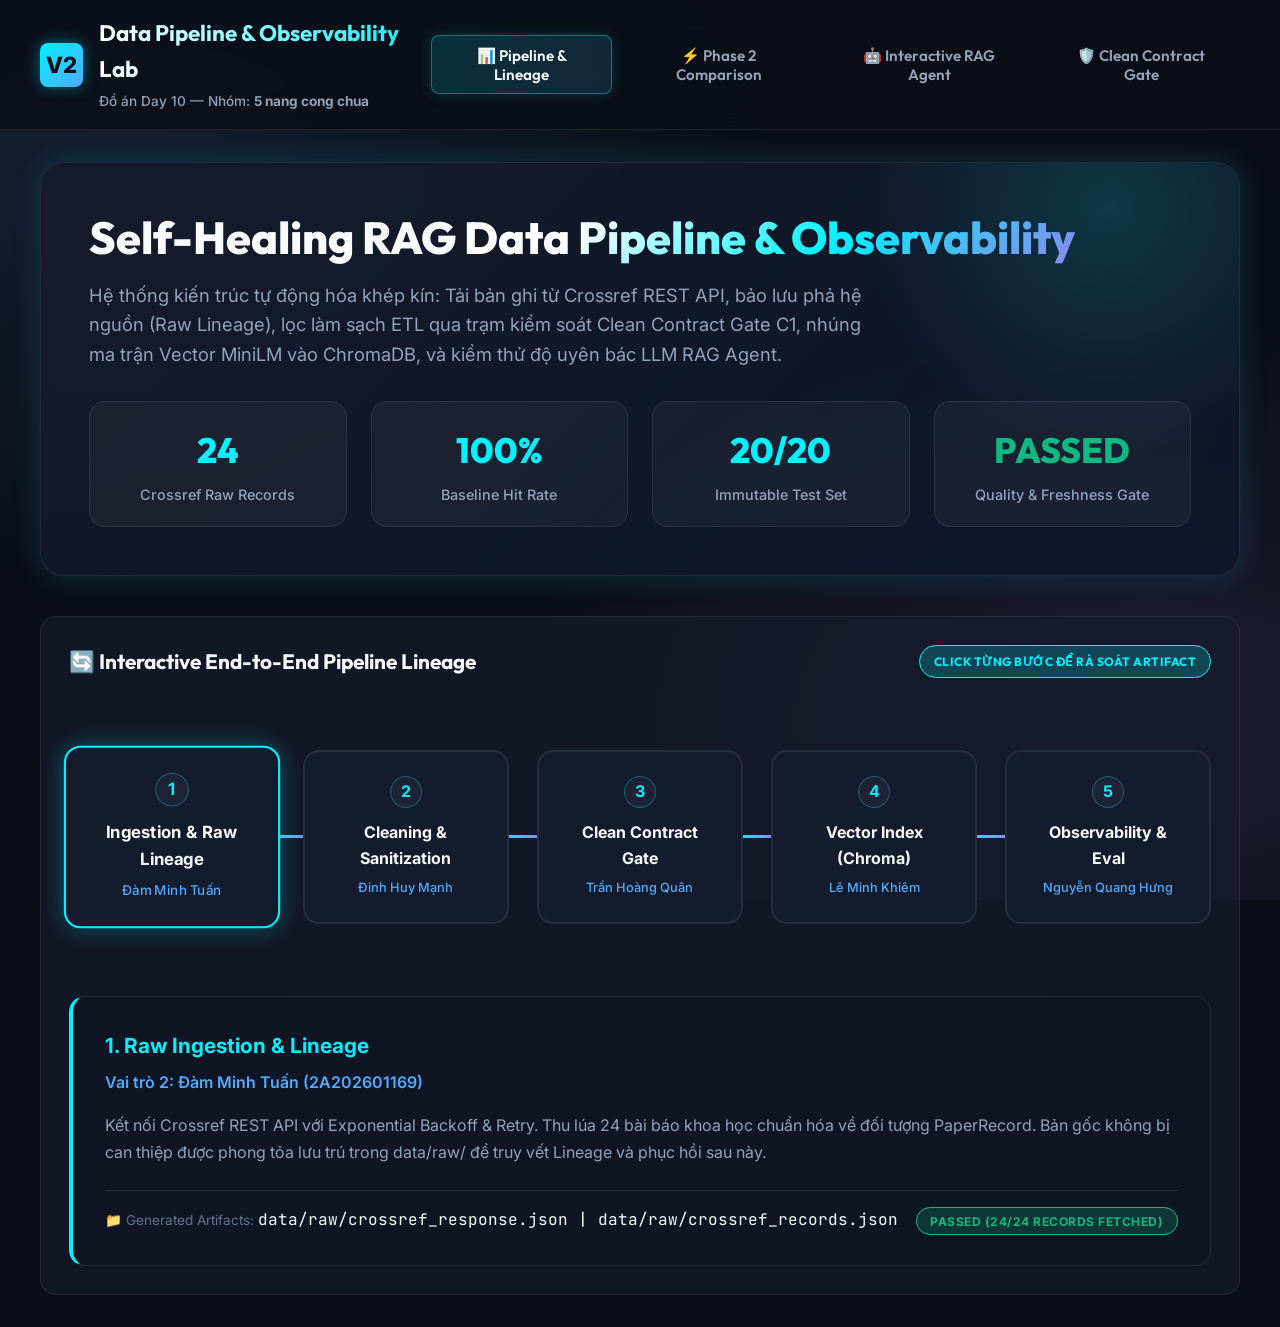
<file: web_demo/index.html>
<!DOCTYPE html>
<html lang="vi">

<head>
  <meta charset="UTF-8">
  <meta name="viewport" content="width=device-width, initial-scale=1.0">
  <title>Day 10 Lab Demo — Data Pipeline & Observability (Role 2 Ingestion)</title>
  <meta name="description"
    content="Interactive visualizer and RAG testing dashboard for Day 10 Data Pipeline, Data Observability, and Corruption Recovery Flow.">
  <link rel="stylesheet" href="style.css">
</head>

<body>

  <header id="app-header">
    <div class="logo-area">
      <div class="logo-icon">V2</div>
      <div class="logo-text">
        <h1>Data Pipeline & Observability Lab</h1>
        <span>Đồ án Day 10 — Nhóm: <strong>5 nang cong chua</strong></span>
      </div>
    </div>

    <nav aria-label="Main Navigation">
      <button class="nav-btn active" data-tab="tab-overview" id="btn-overview">📊 Pipeline & Lineage</button>
      <button class="nav-btn" data-tab="tab-compare" id="btn-compare">⚡ Phase 2 Comparison</button>
      <button class="nav-btn" data-tab="tab-rag" id="btn-rag">🤖 Interactive RAG Agent</button>
      <button class="nav-btn" data-tab="tab-gate" id="btn-gate">🛡️ Clean Contract Gate</button>
    </nav>

  </header>

  <main id="main-content">
    <!-- TAB 1: OVERVIEW & PIPELINE LINEAGE -->
    <section id="tab-overview" class="tab-content active">
      <div class="hero-card">
        <h2 class="hero-title">Self-Healing RAG <span class="gradient-text">Data Pipeline & Observability</span></h2>
        <p class="hero-desc">
          Hệ thống kiến trúc tự động hóa khép kín: Tải bản ghi từ Crossref REST API, bảo lưu phả hệ nguồn (Raw Lineage),
          lọc làm sạch ETL qua trạm kiểm soát Clean Contract Gate C1, nhúng ma trận Vector MiniLM vào ChromaDB, và kiểm
          thử độ uyên bác LLM RAG Agent.
        </p>

        <div class="stats-bar">
          <div class="stat-card">
            <div class="stat-value">24</div>
            <div class="stat-label">Crossref Raw Records</div>
          </div>
          <div class="stat-card">
            <div class="stat-value">100%</div>
            <div class="stat-label">Baseline Hit Rate</div>
          </div>
          <div class="stat-card">
            <div class="stat-value">20/20</div>
            <div class="stat-label">Immutable Test Set</div>
          </div>
          <div class="stat-card">
            <div class="stat-value" style="color: #10B981;">PASSED</div>
            <div class="stat-label">Quality & Freshness Gate</div>
          </div>
        </div>
      </div>

      <div class="card">
        <div class="card-title">
          <span>🔄 Interactive End-to-End Pipeline Lineage</span>
          <span class="badge badge-info">Click từng bước để rà soát artifact</span>
        </div>

        <div class="pipeline-track">
          <div class="pipeline-step active" data-step="step1">
            <div class="step-number">1</div>
            <div class="step-title">Ingestion & Raw Lineage</div>
            <div class="step-role">Đàm Minh Tuấn</div>
          </div>
          <div class="pipeline-connector"></div>

          <div class="pipeline-step" data-step="step2">
            <div class="step-number">2</div>
            <div class="step-title">Cleaning & Sanitization</div>
            <div class="step-role">Đinh Huy Mạnh</div>
          </div>
          <div class="pipeline-connector"></div>

          <div class="pipeline-step" data-step="step3">
            <div class="step-number">3</div>
            <div class="step-title">Clean Contract Gate</div>
            <div class="step-role">Trần Hoàng Quân</div>
          </div>
          <div class="pipeline-connector"></div>

          <div class="pipeline-step" data-step="step4">
            <div class="step-number">4</div>
            <div class="step-title">Vector Index (Chroma)</div>
            <div class="step-role">Lê Minh Khiêm</div>
          </div>
          <div class="pipeline-connector"></div>

          <div class="pipeline-step" data-step="step5">
            <div class="step-number">5</div>
            <div class="step-title">Observability & Eval</div>
            <div class="step-role">Nguyễn Quang Hưng</div>
          </div>
        </div>

        <div class="step-details-panel" id="panel-details">
          <h3 id="step-detail-title" style="color: var(--accent-cyan); margin-bottom: 0.5rem; font-size: 1.3rem;">1. Raw
            Ingestion & Lineage</h3>
          <p id="step-detail-owner" style="color: var(--accent-blue); font-weight: 600; margin-bottom: 1rem;">Vai trò 2:
            Đàm Minh Tuấn (2A202601169)</p>
          <p id="step-detail-desc" style="margin-bottom: 1.5rem; color: var(--text-secondary); line-height: 1.7;">Kết
            nối Crossref REST API với Exponential Backoff & Retry. Thu lúa 24 bài báo khoa học chuẩn hóa về đối tượng
            PaperRecord. Bản gốc không bị can thiệp được phong tỏa lưu trú trong data/raw/ để truy vết Lineage và phục
            hồi sau này.</p>

          <div
            style="display: flex; justify-content: space-between; align-items: center; border-top: 1px solid var(--border-color); padding-top: 1rem;">
            <div>
              <span style="font-size: 0.85rem; color: var(--text-muted);">📁 Generated Artifacts: </span>
              <code id="step-detail-artifacts"
                style="font-family: var(--font-code); color: var(--text-primary);">data/raw/crossref_response.json | data/raw/crossref_records.json</code>
            </div>
            <div>
              <span class="badge badge-pass" id="step-detail-status">PASSED (24/24 records fetched)</span>
            </div>
          </div>
        </div>
      </div>
    </section>

    <!-- TAB 2: PHASE 2 COMPARISON (CORRUPTION & REPAIR) -->
    <section id="tab-compare" class="tab-content">
      <div class="grid-2">
        <div class="card">
          <div class="card-title">
            <span>📈 Phase 2 Performance Comparison</span>
            <span class="badge badge-info">Step 14 Verified</span>
          </div>

          <p style="color: var(--text-secondary); margin-bottom: 2rem; font-size: 0.95rem;">
            So sánh hiệu năng thực tế của RAG Agent trên 3 trạng thái dữ liệu: Gốc (Baseline), Bị lỗi (Corrupted: mất
            bài mới & xóa tóm tắt), và Phục hồi (Repaired từ nguồn thô của Role 2).
          </p>

          <div class="metric-row">
            <div class="metric-header">
              <span>Retrieval Hit Rate (Baseline / Repaired)</span>
              <span style="color: var(--status-pass);">100.0%</span>
            </div>
            <div class="metric-bar-container">
              <div class="metric-bar-fill fill-baseline"></div>
            </div>
          </div>

          <div class="metric-row">
            <div class="metric-header">
              <span>Retrieval Hit Rate (Corrupted Data Drop)</span>
              <span style="color: var(--status-fail);">60.0% (-40% Loss)</span>
            </div>
            <div class="metric-bar-container">
              <div class="metric-bar-fill fill-corrupt-hit"></div>
            </div>
          </div>

          <div class="metric-row">
            <div class="metric-header">
              <span>Mean Token F1 Score (Baseline & Repaired vs Corrupted)</span>
              <span>0.2465 vs 0.1248</span>
            </div>
            <div class="metric-bar-container">
              <div class="metric-bar-fill fill-corrupt-f1"></div>
            </div>
          </div>

          <div class="metric-row">
            <div class="metric-header">
              <span>LLM Judge Accuracy (Baseline & Repaired vs Corrupted)</span>
              <span>50.0% vs 20.0%</span>
            </div>
            <div class="metric-bar-container">
              <div class="metric-bar-fill fill-corrupt-acc"></div>
            </div>
          </div>
        </div>

        <div class="card">
          <div class="card-title">
            <span>💻 Live Pipeline Execution Logs</span>
            <span class="badge badge-pass">RUNNING VIA UVICORN / PYTHON</span>
          </div>
          <p style="color: var(--text-secondary); margin-bottom: 1rem; font-size: 0.9rem;">
            Quá trình thi hành script <code>run_corruption_flow.py</code> thu lúa minh chứng từ trạm rađa giám sát.
          </p>
          <div class="console-box" id="console-log">
            <!-- Simulated Logs injected via JS -->
          </div>
        </div>
      </div>

      <div class="card">
        <div class="card-title">
          <span>📋 Bảng tổng hợp đối sánh chỉ số và cảm biến (corruption_report.md)</span>
        </div>
        <table>
          <thead>
            <tr>
              <th>Chỉ số quan sát (Metric / Gate)</th>
              <th>Baseline (Chuẩn gốc)</th>
              <th>Corrupted (Bị tiêm lỗi)</th>
              <th>Repaired (Phục hồi từ Raw)</th>
              <th>Đánh giá của Kỹ sư Ingestion</th>
            </tr>
          </thead>
          <tbody>
            <tr>
              <td><strong>Retrieval Hit Rate</strong></td>
              <td><span class="badge badge-pass">100.0%</span></td>
              <td><span class="badge badge-fail">60.0%</span></td>
              <td><span class="badge badge-pass">100.0%</span></td>
              <td>Phục hồi trọn vẹn nhờ bộ đệm immutable raw_records.json của Role 2!</td>
            </tr>
            <tr>
              <td><strong>Mean Token F1</strong></td>
              <td>0.2465</td>
              <td>0.1248</td>
              <td>0.2465</td>
              <td>Khi tóm tắt rỗng bị tẩy sạch thô rác, độ khớp câu từ Agent thăng hạng ngay trở lại.</td>
            </tr>
            <tr>
              <td><strong>LLM Judge Accuracy</strong></td>
              <td>50.0%</td>
              <td>20.0%</td>
              <td>50.0%</td>
              <td>LLM hết ảo giác (Hallucination) ngay khi cơ sở vector nhận lại ngữ cảnh đúng.</td>
            </tr>
            <tr>
              <td><strong>Data Quality Check</strong></td>
              <td><span style="color: #10B981; font-weight: 700;">PASSED</span></td>
              <td><span style="color: #EF4444; font-weight: 700;">FAILED (Dup/Empty)</span></td>
              <td><span style="color: #10B981; font-weight: 700;">PASSED</span></td>
              <td>Trạm gác chất lượng vây chíp thành công các dòng lặp và tóm tắt &lt; 100 ký tự.</td>
            </tr>
            <tr>
              <td><strong>Freshness Status</strong></td>
              <td><span style="color: #10B981; font-weight: 700;">PASSED</span></td>
              <td><span style="color: #EF4444; font-weight: 700;">FAILED (Stale &gt; 180d)</span></td>
              <td><span style="color: #10B981; font-weight: 700;">PASSED</span></td>
              <td>Phát hiện lập tức dữ liệu thời gian cũ mốc (năm 2020) và loại trừ ra khỏi cỗ RAG.</td>
            </tr>
          </tbody>
        </table>
      </div>
    </section>

    <!-- TAB 3: INTERACTIVE RAG AGENT CHAT -->
    <section id="tab-rag" class="tab-content">
      <div class="chat-container">
        <div class="chat-header">
          <div>
            <h3 style="font-family: var(--font-heading); font-size: 1.2rem; display: inline-block; margin-right: 1rem;">
              🤖 AI Agent Query Console</h3>
            <span class="badge badge-pass" id="db-status-pill">HEALTHY | Hit Rate: 100.0%</span>
          </div>

          <div class="db-selector" aria-label="Vector Store Selection">
            <button class="db-option active" data-db="baseline">🌿 Baseline DB</button>
            <button class="db-option" data-db="corrupted">⚠️ Corrupted DB</button>
            <button class="db-option" data-db="repaired">🔄 Repaired DB</button>
          </div>
        </div>

        <div class="chat-messages" id="chat-messages" role="log" aria-live="polite">
          <div class="message bot">
            <div>Chào bạn <strong></strong>! Tôi là RAG Agent được tích hợp trên bộ dữ liệu 24 bài báo khoa
              học về AI RAG thu trích từ <strong>Crossref API</strong>. Hiện tôi đang kết nối tới <strong>Baseline
                Vector Index</strong>. Hãy lựa chọn đĩa dữ liệu phía trên hoặc chọn câu hỏi để trải nghiệm!</div>
          </div>
        </div>

        <div class="chat-input-area">
          <select id="question-select" aria-label="Sample Test Questions">
            <option value="q1">Q1 (Summary): What is the main content of 'Reliability of AI Pipelines'?</option>
            <option value="q2">Q2 (Fact lookup): Who authored the paper DOI 10.1000/mock1 and what category is it?
            </option>
            <option value="q3">Q3 (Contract logic): How does Clean Contract Gate prevent corrupted embeddings?</option>
          </select>

          <input type="text" id="custom-question" placeholder="Hoặc tự gõ câu hỏi truy vết ngẫu nhiên tại đây..."
            aria-label="Custom Question Input">

          <button id="btn-send" class="btn-send">
            <span>Gửi câu hỏi</span>
            <span>➤</span>
          </button>
        </div>
      </div>
    </section>

    <!-- TAB 4: CLEAN CONTRACT GATE C1 INSPECTOR -->
    <section id="tab-gate" class="tab-content">
      <div class="grid-2">
        <div class="card">
          <div class="card-title">
            <span>🛡️ Clean Contract Gate C1 Simulator</span>
            <span class="badge badge-info">Role 1 & Role 2 Handoff</span>
          </div>
          <p style="color: var(--text-secondary); margin-bottom: 1.5rem; font-size: 0.95rem;">
            Mô phỏng cơ chế đóng ngắt tự động (Fail-Closed) trước khi đưa dữ liệu xuống mô-đun Embeddings của Khiêm.
            Chọn mẫu dữ liệu kiểm thử để kiểm tra khả năng bắt rác của hệ thống:
          </p>

          <div style="display: flex; flex-direction: column; gap: 1rem; margin-bottom: 2rem;">
            <label for="gate-sample" style="font-weight: 600;">Chọn mẫu luồng dữ liệu kiểm thử (Ingestion
              Snapshot):</label>
            <select id="gate-sample"
              style="background: #0B0E17; border: 1px solid var(--border-color); color: #FFF; padding: 0.8rem; border-radius: 8px;">
              <option value="valid">✅ [Valid Snapshot]: 24/24 records, summary &gt; 100 chars, SHA-256 matched</option>
              <option value="short">❌ [Violation C1]: 3 records have short summary (&lt; 100 chars)</option>
              <option value="stale">⏰ [Stale Violation]: Timestamp set to year 2020 (Age &gt; 180 days)</option>
            </select>

            <button id="btn-test-gate" class="btn-send" style="padding: 1rem; justify-content: center; width: 100%;">
              <span>🔬 Chạy kiểm định Clean Contract Gate</span>
            </button>
          </div>
        </div>

        <div class="card" id="gate-result-box"
          style="justify-content: center; align-items: center; border: 2px dashed var(--border-color);">
          <p style="color: var(--text-muted); text-align: center;">👆 Nhấn nút bên trái để kích hoạt mô phỏng trạm rađa
            kiểm soát khế ước dữ liệu.</p>
        </div>
      </div>
    </section>
  </main>

  <script src="app.js"></script>
</body>

</html>
</file>
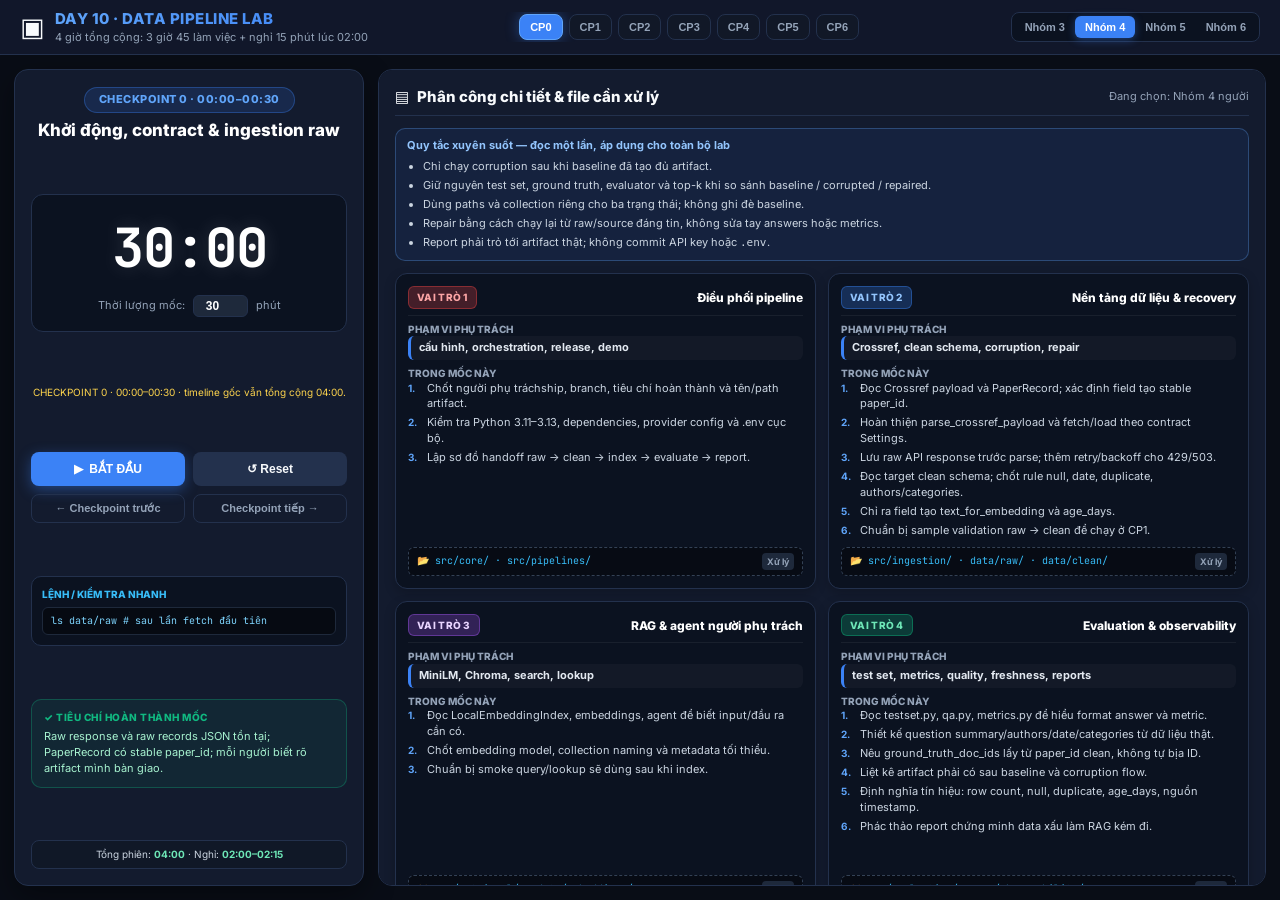
<file: phan-cong-day-10-data-pipeline-4h.html>
<!DOCTYPE html>
<html lang="vi">

<head>
  <meta charset="UTF-8">
  <meta name="viewport" content="width=device-width, initial-scale=1.0">
  <title>Day 10 — Data Pipeline Checkpoint Timer</title>
  <link rel="preconnect" href="https://fonts.googleapis.com">
  <link rel="preconnect" href="https://fonts.gstatic.com" crossorigin>
  <link
    href="https://fonts.googleapis.com/css2?family=Inter:wght@400;500;600;700;800&family=JetBrains+Mono:wght@400;500;700&display=swap"
    rel="stylesheet">
  <style>
    :root {
      --bg-dark: #090d16;
      --bg-card: #131b2e;
      --bg-card-hover: #1c2742;
      --bg-inner: #0b1220;
      --primary: #3b82f6;
      --primary-glow: rgba(59, 130, 246, .4);
      --accent: #10b981;
      --accent-glow: rgba(16, 185, 129, .4);
      --warning: #f59e0b;
      --danger: #ef4444;
      --text-main: #f8fafc;
      --text-muted: #94a3b8;
      --border-color: #23314d;
    }

    * {
      box-sizing: border-box;
      margin: 0;
      padding: 0;
    }

    body {
      font-family: 'Inter', system-ui, -apple-system, sans-serif;
      background-color: var(--bg-dark);
      color: var(--text-main);
      height: 100vh;
      display: flex;
      flex-direction: column;
      overflow: hidden;
      line-height: 1.45;
    }

    button:focus-visible {
      outline: 3px solid #fef08a;
      outline-offset: 2px;
    }

    header {
      background: rgba(19, 27, 46, .85);
      backdrop-filter: blur(14px);
      border-bottom: 1px solid var(--border-color);
      padding: 8px 20px;
      display: flex;
      align-items: center;
      justify-content: space-between;
      gap: 15px;
      z-index: 100;
    }

    .brand {
      display: flex;
      align-items: center;
      gap: 10px;
    }

    .brand-icon {
      font-size: 26px;
    }

    .brand-title {
      font-weight: 800;
      font-size: 15px;
      background: linear-gradient(135deg, #60a5fa, #3b82f6);
      -webkit-background-clip: text;
      -webkit-text-fill-color: transparent;
      letter-spacing: .5px;
    }

    .brand-sub {
      font-size: 11px;
      color: var(--text-muted);
    }

    .stepper {
      display: flex;
      align-items: center;
      gap: 6px;
      flex: 1;
      max-width: 760px;
      justify-content: center;
      overflow-x: auto;
      padding: 2px;
    }

    .step-btn {
      background: #111827;
      border: 1px solid var(--border-color);
      color: var(--text-muted);
      padding: 6px 10px;
      border-radius: 8px;
      font-size: 11px;
      font-weight: 700;
      cursor: pointer;
      transition: all .2s ease;
      display: flex;
      align-items: center;
      gap: 5px;
      white-space: nowrap;
    }

    .step-btn:hover {
      background: var(--bg-card-hover);
      color: #fff;
    }

    .step-btn.active {
      background: var(--primary);
      border-color: #60a5fa;
      color: #fff;
      box-shadow: 0 0 14px var(--primary-glow);
    }

    .step-btn.completed {
      border-color: var(--accent);
      color: var(--accent);
    }

    .team-switch {
      display: flex;
      background: #0b1220;
      padding: 3px;
      border-radius: 8px;
      border: 1px solid var(--border-color);
    }

    .team-opt {
      border: 0;
      background: transparent;
      padding: 5px 10px;
      font-size: 11px;
      font-weight: 800;
      color: var(--text-muted);
      cursor: pointer;
      border-radius: 6px;
      transition: all .2s;
    }

    .team-opt.active {
      background: var(--primary);
      color: #fff;
      box-shadow: 0 2px 8px var(--primary-glow);
    }

    main {
      flex: 1;
      display: grid;
      grid-template-columns: 350px 1fr;
      gap: 14px;
      padding: 14px;
      height: calc(100vh - 54px);
      min-height: 0;
    }

    .timer-panel {
      background: var(--bg-card);
      border: 1px solid var(--border-color);
      border-radius: 14px;
      padding: 16px;
      display: flex;
      flex-direction: column;
      justify-content: space-between;
      gap: 12px;
      box-shadow: 0 10px 30px rgba(0, 0, 0, .4);
      min-height: 0;
    }

    .cp-header {
      text-align: center;
      width: 100%;
    }

    .cp-badge {
      display: inline-block;
      padding: 4px 14px;
      border-radius: 20px;
      background: rgba(59, 130, 246, .15);
      color: #60a5fa;
      font-size: 11px;
      font-weight: 800;
      letter-spacing: .5px;
      border: 1px solid rgba(59, 130, 246, .35);
      margin-bottom: 6px;
    }

    .cp-title {
      font-size: 17px;
      font-weight: 800;
      color: #fff;
      line-height: 1.3;
    }

    .clock-box {
      text-align: center;
      background: var(--bg-inner);
      border: 1px solid var(--border-color);
      border-radius: 12px;
      padding: 14px;
    }

    .clock-display {
      font-family: 'JetBrains Mono', monospace;
      font-size: 54px;
      font-weight: 700;
      color: #fff;
      letter-spacing: -1px;
      text-shadow: 0 0 20px rgba(255, 255, 255, .15);
    }

    .clock-display.warning {
      color: var(--warning);
      animation: pulse 1s infinite;
    }

    .clock-display.danger {
      color: var(--danger);
      animation: pulse .5s infinite;
    }

    @keyframes pulse {

      0%,
      100% {
        opacity: 1
      }

      50% {
        opacity: .5
      }
    }

    .edit-time-box {
      display: flex;
      align-items: center;
      justify-content: center;
      gap: 8px;
      margin-top: 8px;
      font-size: 11px;
      color: var(--text-muted);
    }

    .edit-time-box input {
      width: 55px;
      background: #1e293b;
      border: 1px solid var(--border-color);
      color: #fff;
      padding: 3px 6px;
      border-radius: 6px;
      text-align: center;
      font-weight: 700;
      font-size: 12px;
    }

    .timer-controls {
      display: flex;
      gap: 8px;
      width: 100%;
    }

    .btn {
      flex: 1;
      padding: 10px;
      border-radius: 8px;
      border: none;
      font-weight: 700;
      font-size: 12px;
      cursor: pointer;
      display: flex;
      align-items: center;
      justify-content: center;
      gap: 6px;
      transition: all .2s ease;
    }

    .btn-primary {
      background: var(--primary);
      color: #fff;
      box-shadow: 0 4px 14px var(--primary-glow);
    }

    .btn-primary:hover {
      background: #2563eb
    }

    .btn-secondary {
      background: #23314d;
      color: var(--text-main)
    }

    .btn-secondary:hover {
      background: #334155
    }

    .nav-controls {
      display: flex;
      justify-content: space-between;
      gap: 8px;
    }

    .btn-nav {
      flex: 1;
      background: transparent;
      border: 1px solid var(--border-color);
      color: var(--text-muted);
      padding: 7px;
      border-radius: 8px;
      font-size: 11px;
      font-weight: 700;
      cursor: pointer;
    }

    .btn-nav:hover {
      color: #fff;
      border-color: #64748b;
    }

    .pass-card {
      background: rgba(16, 185, 129, .08);
      border: 1px solid rgba(16, 185, 129, .3);
      border-radius: 10px;
      padding: 10px 12px;
      font-size: 11px;
      color: #a7f3d0;
    }

    .pass-title {
      font-weight: 800;
      font-size: 10px;
      text-transform: uppercase;
      letter-spacing: .5px;
      color: var(--accent);
      margin-bottom: 4px;
    }

    .cmd-card {
      background: var(--bg-inner);
      border: 1px solid var(--border-color);
      border-radius: 10px;
      padding: 10px;
    }

    .cmd-title {
      font-size: 10px;
      font-weight: 800;
      text-transform: uppercase;
      color: #38bdf8;
      margin-bottom: 5px;
    }

    .cmd-box {
      font-family: 'JetBrains Mono', monospace;
      font-size: 10px;
      color: #7dd3fc;
      background: #060a12;
      padding: 6px 8px;
      border-radius: 6px;
      word-break: break-all;
      border: 1px solid #1e293b;
    }

    .guide-panel {
      background: var(--bg-card);
      border: 1px solid var(--border-color);
      border-radius: 14px;
      padding: 16px;
      display: flex;
      flex-direction: column;
      gap: 12px;
      height: 100%;
      overflow-y: auto;
    }

    .guide-header {
      display: flex;
      justify-content: space-between;
      align-items: center;
      border-bottom: 1px solid var(--border-color);
      padding-bottom: 8px;
    }

    .guide-title {
      font-weight: 800;
      font-size: 15px;
      display: flex;
      align-items: center;
      gap: 8px;
    }

    .guide-sub {
      font-size: 11px;
      color: var(--text-muted);
      font-weight: normal;
    }

    .roles-grid {
      display: grid;
      gap: 12px;
      flex: 1;
    }

    .grid-3 {
      grid-template-columns: repeat(3, 1fr);
    }

    .grid-4 {
      grid-template-columns: repeat(2, 1fr);
      grid-template-rows: repeat(2, 1fr)
    }

    .grid-5,
    .grid-6 {
      grid-template-columns: repeat(3, 1fr);
      grid-template-rows: repeat(2, 1fr)
    }

    .role-card {
      background: var(--bg-inner);
      border: 1px solid var(--border-color);
      border-radius: 12px;
      padding: 12px;
      display: flex;
      flex-direction: column;
      justify-content: space-between;
      gap: 8px;
      transition: all .2s ease;
      box-shadow: 0 4px 12px rgba(0, 0, 0, .2);
    }

    .role-card:hover {
      border-color: #3b82f6;
      box-shadow: 0 6px 18px rgba(59, 130, 246, .15)
    }

    .role-head {
      display: flex;
      align-items: center;
      justify-content: space-between;
      border-bottom: 1px solid rgba(255, 255, 255, .06);
      padding-bottom: 6px
    }

    .role-badge {
      font-size: 10px;
      font-weight: 800;
      padding: 3px 8px;
      border-radius: 6px;
      letter-spacing: .3px
    }

    .badge-r1 {
      background: rgba(239, 68, 68, .25);
      color: #fca5a5;
      border: 1px solid rgba(239, 68, 68, .4)
    }

    .badge-r2 {
      background: rgba(59, 130, 246, .25);
      color: #93c5fd;
      border: 1px solid rgba(59, 130, 246, .4)
    }

    .badge-r3 {
      background: rgba(168, 85, 247, .25);
      color: #e9d5ff;
      border: 1px solid rgba(168, 85, 247, .4)
    }

    .badge-r4 {
      background: rgba(16, 185, 129, .25);
      color: #6ee7b7;
      border: 1px solid rgba(16, 185, 129, .4)
    }

    .badge-r5 {
      background: rgba(245, 158, 11, .25);
      color: #fde68a;
      border: 1px solid rgba(245, 158, 11, .4)
    }

    .badge-r6 {
      background: rgba(236, 72, 153, .25);
      color: #fbcfe8;
      border: 1px solid rgba(236, 72, 153, .4)
    }

    .role-name {
      font-weight: 800;
      font-size: 12px;
      color: #fff
    }

    .role-section-label {
      font-size: 10px;
      font-weight: 800;
      text-transform: uppercase;
      color: var(--text-muted);
      margin-top: 2px
    }

    .role-goal {
      font-size: 11px;
      font-weight: 700;
      color: #e2e8f0;
      background: rgba(255, 255, 255, .03);
      padding: 4px 8px;
      border-radius: 6px;
      border-left: 3px solid var(--primary)
    }

    .steps-list {
      list-style: none;
      display: flex;
      flex-direction: column;
      gap: 3px
    }

    .steps-list li {
      font-size: 11px;
      color: #cbd5e1;
      display: flex;
      align-items: flex-start;
      gap: 5px
    }

    .step-num {
      font-weight: 700;
      color: #60a5fa;
      font-size: 10px;
      min-width: 14px
    }

    .file-loc {
      background: #070b14;
      border: 1px dashed #334155;
      border-radius: 6px;
      padding: 5px 8px;
      font-family: 'JetBrains Mono', monospace;
      font-size: 10px;
      color: #38bdf8;
      display: flex;
      align-items: center;
      justify-content: space-between;
      gap: 6px
    }

    .file-loc-text {
      overflow: hidden;
      text-overflow: ellipsis;
      white-space: nowrap
    }

    .file-loc-tag {
      font-size: 9px;
      background: #1e293b;
      color: #94a3b8;
      padding: 2px 5px;
      border-radius: 4px;
      font-family: 'Inter', sans-serif;
      font-weight: 700
    }

    .gotcha-box {
      font-size: 10px;
      color: #fde68a;
      background: rgba(245, 158, 11, .1);
      border: 1px solid rgba(245, 158, 11, .25);
      padding: 4px 8px;
      border-radius: 6px
    }

    .shared-rules {
      background: rgba(59, 130, 246, .08);
      border: 1px solid rgba(96, 165, 250, .3);
      border-radius: 10px;
      padding: 9px 11px;
      font-size: 11px;
      color: #cbd5e1
    }

    .shared-rules strong {
      color: #93c5fd
    }

    .shared-rules ul {
      margin: 5px 0 0 16px;
      display: grid;
      gap: 3px
    }

    .checkpoint-note {
      font-size: 11px;
      color: #fde68a;
      background: rgba(245, 158, 11, .09);
      border: 1px solid rgba(245, 158, 11, .25);
      padding: 7px 10px;
      border-radius: 8px
    }

    .shortcuts {
      font-size: 11px;
      color: var(--text-muted);
      display: flex;
      gap: 16px;
      justify-content: center;
      border-top: 1px solid var(--border-color);
      padding-top: 8px
    }

    .time-note {
      font-size: 10px;
      color: #fcd34d;
      text-align: center
    }

    .session-bar {
      font-size: 10px;
      color: #cbd5e1;
      text-align: center;
      padding: 6px;
      border: 1px solid var(--border-color);
      border-radius: 8px;
      background: #101827
    }

    .session-bar b {
      color: #6ee7b7
    }

    kbd {
      background: #1e293b;
      border: 1px solid #334155;
      padding: 2px 6px;
      border-radius: 4px;
      color: #fff;
      font-size: 10px;
      font-family: 'JetBrains Mono', monospace
    }

    @media(max-width:900px) {
      body {
        height: auto;
        overflow: auto
      }

      header {
        flex-wrap: wrap
      }

      .stepper {
        order: 3;
        max-width: none;
        width: 100%;
        justify-content: flex-start
      }

      main {
        height: auto;
        grid-template-columns: 1fr
      }

      .guide-panel {
        min-height: 720px
      }

      .grid-3,
      .grid-5,
      .grid-6 {
        grid-template-columns: repeat(2, 1fr)
      }
    }

    @media(max-width:560px) {
      header {
        padding: 10px
      }

      .team-opt {
        padding: 5px 7px
      }

      .grid-3,
      .grid-4,
      .grid-5,
      .grid-6 {
        grid-template-columns: 1fr
      }

      .guide-header {
        align-items: flex-start;
        gap: 5px;
        flex-direction: column
      }

      .shortcuts {
        flex-wrap: wrap;
        gap: 8px;
        justify-content: flex-start
      }

      .clock-display {
        font-size: 48px
      }
    }
  </style>
</head>

<body>
  <header>
    <div class="brand"><span class="brand-icon">▣</span>
      <div>
        <div class="brand-title">DAY 10 · DATA PIPELINE LAB</div>
        <div class="brand-sub">4 giờ tổng cộng: 3 giờ 45 làm việc + nghỉ 15 phút lúc 02:00</div>
      </div>
    </div>
    <div class="stepper" id="stepper" aria-label="Danh sách checkpoint"><button class="step-btn active" type="button"
        title="CHECKPOINT 0 · 00:00–00:30" aria-label="CHECKPOINT 0 · 00:00–00:30"
        onclick="jumpToCP(0)"><span>CP0</span></button><button class="step-btn" type="button"
        title="CHECKPOINT 1 · 00:30–01:05" aria-label="CHECKPOINT 1 · 00:30–01:05"
        onclick="jumpToCP(1)"><span>CP1</span></button><button class="step-btn" type="button"
        title="CHECKPOINT 2 · 01:05–01:35" aria-label="CHECKPOINT 2 · 01:05–01:35"
        onclick="jumpToCP(2)"><span>CP2</span></button><button class="step-btn" type="button"
        title="CHECKPOINT 3 · 01:35–02:00" aria-label="CHECKPOINT 3 · 01:35–02:00"
        onclick="jumpToCP(3)"><span>CP3</span></button><button class="step-btn" type="button"
        title="CHECKPOINT 4 · 02:00–02:15" aria-label="CHECKPOINT 4 · 02:00–02:15"
        onclick="jumpToCP(4)"><span>CP4</span></button><button class="step-btn" type="button"
        title="CHECKPOINT 5 · 02:15–03:15" aria-label="CHECKPOINT 5 · 02:15–03:15"
        onclick="jumpToCP(5)"><span>CP5</span></button><button class="step-btn" type="button"
        title="CHECKPOINT 6 · 03:15–04:00" aria-label="CHECKPOINT 6 · 03:15–04:00"
        onclick="jumpToCP(6)"><span>CP6</span></button></div>
    <div class="team-switch" aria-label="Chọn số thành viên"><button class="team-opt" onclick="setTeamSize(3)">Nhóm
        3</button><button class="team-opt active" onclick="setTeamSize(4)">Nhóm 4</button><button class="team-opt"
        onclick="setTeamSize(5)">Nhóm 5</button><button class="team-opt" onclick="setTeamSize(6)">Nhóm 6</button></div>
  </header>
  <main>
    <aside class="timer-panel">
      <div class="cp-header"><span class="cp-badge" id="cp-badge">CHECKPOINT 0</span>
        <div class="cp-title" id="cp-title">Khởi động, contract &amp; ingestion raw</div>
      </div>
      <div class="clock-box">
        <div class="clock-display" id="clock" aria-live="polite">30:00</div>
        <div class="edit-time-box"><span>Thời lượng mốc:</span><input type="number" id="time-input" value="30" min="1"
            max="180" onchange="updateCustomTime()"><span>phút</span></div>
      </div>
      <div class="time-note" id="time-note">00:00–00:30 · timeline gốc vẫn tổng cộng 04:00.</div>
      <div style="display:flex;flex-direction:column;gap:8px">
        <div class="timer-controls"><button class="btn btn-primary" id="btn-toggle"
            onclick="toggleTimer()"><span>▶</span><span id="btn-toggle-text">BẮT ĐẦU</span></button><button
            class="btn btn-secondary" onclick="resetTimer()">↺ Reset</button></div>
        <div class="nav-controls"><button class="btn-nav" onclick="prevCP()">← Checkpoint trước</button><button
            class="btn-nav" onclick="nextCP()">Checkpoint tiếp →</button></div>
      </div>
      <div class="cmd-card">
        <div class="cmd-title">Lệnh / kiểm tra nhanh</div>
        <div class="cmd-box" id="cp-cmd">rg -n "TODO\(student\)|NotImplementedError" src</div>
      </div>
      <div class="pass-card">
        <div class="pass-title">✓ Tiêu chí hoàn thành mốc</div>
        <div id="cp-pass">Cả nhóm thống nhất contract và phân công.</div>
      </div>
      <div class="session-bar">Tổng phiên: <b>04:00</b> · Nghỉ: <b>02:00–02:15</b></div>
    </aside>
    <section class="guide-panel">
      <div class="guide-header">
        <div class="guide-title"><span>▤</span> Phân công chi tiết &amp; file cần xử lý</div>
        <div class="guide-sub" id="team-info-label">Đang chọn: Nhóm 4 người</div>
      </div>
      <div class="shared-rules"><strong>Quy tắc xuyên suốt — đọc một lần, áp dụng cho toàn bộ lab</strong>
        <ul>
          <li>Chỉ chạy corruption sau khi baseline đã tạo đủ artifact.</li>
          <li>Giữ nguyên test set, ground truth, evaluator và top-k khi so sánh baseline / corrupted / repaired.</li>
          <li>Dùng paths và collection riêng cho ba trạng thái; không ghi đè baseline.</li>
          <li>Repair bằng cách chạy lại từ raw/source đáng tin, không sửa tay answers hoặc metrics.</li>
          <li>Report phải trỏ tới artifact thật; không commit API key hoặc <code>.env</code>.</li>
        </ul>
      </div>
      <div class="roles-grid grid-4" id="roles-container"></div>
      <div class="checkpoint-note" id="checkpoint-note">Lưu ý checkpoint sẽ hiển thị ở đây.</div>
      <div class="shortcuts"><span><kbd>Space</kbd> Chạy / dừng</span><span><kbd>→</kbd> Checkpoint
          tiếp</span><span><kbd>←</kbd> Checkpoint trước</span><span><kbd>R</kbd> Reset thời gian</span></div>
    </section>
  </main>
  <script>
    const CHECKPOINTS = {
      0: { badge: 'CHECKPOINT 0 · 00:00–00:30', title: 'Khởi động, contract & ingestion raw', minutes: 30, cmd: 'ls data/raw  # sau lần fetch đầu tiên', pass: 'Raw response và raw records JSON tồn tại; PaperRecord có stable paper_id; mỗi người biết rõ artifact mình bàn giao.', work: { lead: ['Chốt ownership, branch, definition of done và tên/path artifact.', 'Kiểm tra Python 3.11–3.13, dependencies, provider config và .env cục bộ.', 'Lập sơ đồ handoff raw → clean → index → evaluate → report.'], ingest: ['Đọc Crossref payload và PaperRecord; xác định field tạo stable paper_id.', 'Implement parse_crossref_payload và fetch/load theo contract Settings.', 'Lưu raw API response trước parse; thêm retry/backoff cho 429/503.'], clean: ['Đọc target clean schema; chốt rule null, date, duplicate, authors/categories.', 'Chỉ ra field tạo text_for_embedding và age_days.', 'Chuẩn bị sample validation raw → clean để chạy ở CP1.'], rag: ['Đọc LocalEmbeddingIndex, embeddings, agent để biết input/output cần có.', 'Chốt embedding model, collection naming và metadata tối thiểu.', 'Chuẩn bị smoke query/lookup sẽ dùng sau khi index.'], eval: ['Đọc testset.py, qa.py, metrics.py để hiểu format answer và metric.', 'Thiết kế question summary/authors/date/categories từ dữ liệu thật.', 'Nêu ground_truth_doc_ids lấy từ paper_id clean, không tự bịa ID.'], observe: ['Liệt kê artifact phải có sau baseline và corruption flow.', 'Định nghĩa signals: row count, null, duplicate, age_days, source timestamp.', 'Phác thảo report chứng minh data xấu làm RAG kém đi.'] }, warn: 'Nếu Crossref lỗi tạm thời, dùng retry/backoff; không bỏ raw response hoặc thay bằng dữ liệu bịa.' },
      1: { badge: 'CHECKPOINT 1 · 00:30–01:05', title: 'Cleaning, data model & quality gates', minutes: 35, cmd: 'ls data/clean', pass: 'Clean CSV/JSON đọc được; paper_id unique; text_for_embedding và age_days có mặt; count/lý do record bị loại có thể truy vết.', work: { lead: ['Chốt clean contract: input, output, tên file và điều kiện dừng.', 'Review raw count → clean count; ghi bất thường thành blocker có evidence.', 'Chỉ gọi test set/index sau khi clean schema ổn định.'], ingest: ['Đối chiếu raw snapshot với PaperRecord đã parse; truy vết DOI/ID lỗi.', 'Xác minh raw records có đủ field để cleaning không phải đoán dữ liệu.', 'Bàn giao raw path và sample record cho cleaning owner.'], clean: ['Implement normalize title/summary/authors/categories; parse published date.', 'Dedupe theo stable ID, tính age_days, build text_for_embedding.', 'Ghi clean artifacts và log/count lý do filter hoặc dedupe.'], rag: ['Đọc vài text_for_embedding thật: đủ title/summary, không rỗng, không lặp vô ích.', 'Xác nhận dataframe có paper_id, title, content và metadata index cần.', 'Chuẩn bị config index từ clean path, chưa build collection final.'], eval: ['Chọn paper đại diện từ cleaned dataframe, không dùng raw chưa clean.', 'Viết draft question/ground truth có thể kiểm chứng bằng nội dung paper.', 'Chờ paper_id stable trước khi ghi test set.'], observe: ['Implement check row count, paper_id unique, title/summary missing và duplicate.', 'Tạo freshness input từ published/age_days thay vì ngày hiện tại giả định.', 'Ghi quality report đầu tiên để làm evidence baseline.'] }, warn: 'Mọi filter và dedupe phải để lại count hoặc log: đừng làm mất record âm thầm.' },
      2: { badge: 'CHECKPOINT 2 · 01:05–01:35', title: 'Test set, RAG index & agent smoke test', minutes: 30, cmd: 'find data -maxdepth 2 -type f | sort', pass: 'test_set.json, embedding manifest và collection baseline tồn tại; semantic search, exact lookup và agent đều trả về kết quả có nguồn.', work: { lead: ['Khóa clean schema và điều phối handoff clean → test set/index.', 'Kiểm tra collection/path baseline được đặt riêng, dễ tái lập.', 'Ghi blocker nào phải xử lý trước khi chạy end-to-end.'], ingest: ['Kiểm tra một paper_id xuyên suốt raw → clean → index metadata.', 'Cung cấp source evidence khi evaluator hoặc agent trả lời sai.', 'Không refresh source giữa chừng làm baseline thay đổi.'], clean: ['Xác minh không còn text_for_embedding rỗng và paper_id bị trùng.', 'Review row được chọn vào test set để đảm bảo nội dung sạch.', 'Sửa schema contract nếu index/test set báo thiếu field.'], rag: ['Build MiniLM embeddings và Chroma collection papers-baseline từ clean data.', 'Test semantic_search và lookup với query có thể kiểm chứng.', 'Build agent, yêu cầu tool trước khi trả lời factual và kiểm tra tool output.'], eval: ['Implement build_test_set với id, type, question, ground_truth, ground_truth_doc_ids.', 'Tạo question từ cleaned data; kiểm tra ID đều tồn tại trong index.', 'Lưu test set cố định và đọc thử vài row trước evaluation.'], observe: ['Kiểm tra embedding manifest, collection name và count documents có thể audit.', 'Ghi baseline quality/freshness signals sẽ đối chiếu sau corruption.', 'Chuẩn bị khuôn phase1 report để chỉ điền số liệu thật ở CP3.'] }, warn: 'Nếu smoke test không tìm thấy tài liệu, sửa contract index/clean trước; không chuyển sang evaluation bằng collection lỗi.' },
      3: { badge: 'CHECKPOINT 3 · 01:35–02:00', title: 'Baseline end-to-end & báo cáo', minutes: 25, cmd: 'uv run python script/run_phase1.py', pass: 'baseline_metrics.json, answers, quality/freshness và phase1_report.md tồn tại; team giải thích được ít nhất một hit/miss bằng artifact.', work: { lead: ['Implement phase1.py theo raw → clean → index → test set → evaluate → quality/freshness → report.', 'Chạy baseline entrypoint end-to-end và ghi traceback/blocker nếu fail.', 'Kiểm tra paths/artifacts trước giờ nghỉ, không chỉ nhìn terminal báo done.'], ingest: ['Xác minh raw response, raw records và lineage sample vẫn đọc được.', 'So sánh raw/clean count; nêu rõ chênh lệch có lý do.', 'Đảm bảo phase1 không fetch lại source ngoài ý muốn.'], clean: ['Kiểm tra clean schema, age_days và text_for_embedding trong artifact đã ghi.', 'Xác minh quality check phản ánh dữ liệu thật, không hard-code pass.', 'Sửa contract issue có evidence rồi chạy lại baseline nếu cần.'], rag: ['Xác nhận papers-baseline và embedding manifest khớp clean dataset.', 'Demo một semantic search và một exact lookup cho team.', 'Kiểm tra agent factual answer dùng tool result, không vượt corpus.'], eval: ['Run evaluator tạo answers và baseline_metrics.json.', 'Đọc một hit/miss; kiểm tra ground truth/doc ID hợp lệ.', 'Giải thích retrieval_hit_rate, token F1 và judge metric hiện có.'], observe: ['Run data quality, freshness và generate_phase1_report.', 'Đối chiếu report với JSON/CSV thật trước khi coi baseline hoàn tất.', 'Ghi baseline signals/metrics làm mốc sau nghỉ.'] }, warn: 'Baseline chỉ hoàn tất khi artifacts, metrics và report khớp nhau — không phải chỉ khi script exit code 0.' },
      4: { badge: 'CHECKPOINT 4 · 02:00–02:15', title: 'Nghỉ 15 phút', minutes: 15, cmd: 'cat data/results/baseline_metrics.json', pass: 'Nghỉ đủ 15 phút; quay lại với corruption scenario đã có raw source, signal kỳ vọng và cách repair.', work: { lead: ['Ghi baseline checklist và một blocker còn lại, rồi nghỉ.'], ingest: ['Nghỉ; sau đó dùng raw source làm điểm khôi phục.'], clean: ['Nghỉ; sau đó chọn corruption có chủ đích trên clean data.'], rag: ['Nghỉ; sau đó giữ ví dụ query baseline để đối chiếu.'], eval: ['Nghỉ; sau đó dùng lại test set đã khóa.'], observe: ['Nghỉ; sau đó dự báo quality/freshness signal sẽ thay đổi.'] }, warn: 'Nghỉ đủ 15 phút; thời gian này đã nằm trong tổng phiên 4 giờ.' },
      5: { badge: 'CHECKPOINT 5 · 02:15–03:15', title: 'Corruption có kiểm soát & đo impact', minutes: 60, cmd: 'uv run python script/run_corruption_flow.py', pass: 'Corruption log, corrupted clean/index/answers/metrics/quality và report có đủ; baseline không bị ghi đè.', work: { lead: ['Implement corruption_flow: corrupt → rebuild → evaluate → quality/freshness → repair → compare.', 'Kiểm tra output corrupted có path/collection riêng, không ghi đè baseline.', 'Dừng để sửa data contract thay vì vá JSON kết quả.'], ingest: ['Xác nhận raw source nguyên vẹn trước khi corrupt clean data.', 'Chọn record có lineage rõ để chứng minh có thể repair.', 'Kiểm tra corrupted flow không fetch source mới làm comparison mất công bằng.'], clean: ['Implement corrupt_clean_dataframe: missing/latest drop/noise/old date/duplicate.', 'Log record ID, type, parameter, before/after count cho từng corruption.', 'Xác nhận corrupted dataset khác baseline đúng như log mô tả.'], rag: ['Build papers-corrupted riêng từ corrupted clean data.', 'Chạy lại query baseline để quan sát retrieval đổi thế nào.', 'Kiểm tra papers-baseline còn đọc được và không bị mutate.'], eval: ['Evaluate corrupted với test set cũ và tạo answers/metrics.', 'So answer và metric với baseline; tìm một case xấu đi có evidence.', 'Kiểm tra evaluator không silently fallback thành success giả.'], observe: ['Run quality/freshness cho corrupted dataset và lưu report riêng.', 'Nối corruption log với quality signal và metric change khi có evidence.', 'Ghi signal nào không đổi để tránh kết luận quá mức.'] }, warn: 'Lỗi data phải có chủ đích, có log và đo được tác động; không tạo corruption chỉ để có file.' },
      6: { badge: 'CHECKPOINT 6 · 03:15–04:00', title: 'Repair từ raw, comparison, review & demo', minutes: 45, cmd: 'ls data/results/repaired_metrics.json data/reports/corruption_report.md', pass: 'Repaired artifacts và comparison report có baseline–corrupted–repaired/delta; repo không có secret; demo dùng artifact thật.', work: { lead: ['Điều phối repair/comparison, freeze scope và chia phần demo.', 'Chạy checklist cuối: artifacts đủ, reports match outputs, no secret/no hard-code path.', 'Chỉ công bố recovery khi số liệu và report chứng minh.'], ingest: ['Reload raw records đúng snapshot/source dùng ở baseline.', 'Chứng minh record corrupt/drop đã phục hồi bằng lineage/source evidence.', 'Hỗ trợ kiểm tra config/API key không lọt vào Git.'], clean: ['Re-run cleaning từ raw tạo repaired dataset, không copy sửa tay từ baseline.', 'Kiểm tra repaired schema, row count và quality signals.', 'Demo khác biệt clean/corrupted/repaired cho team.'], rag: ['Build papers-repaired riêng và smoke test cùng query baseline.', 'Kiểm tra agent dùng tools và retrieval trả về document repaired.', 'Demo ba collection/path tách biệt, tái lập được.'], eval: ['Evaluate repaired với test set cũ và tính delta ba trạng thái.', 'Giải thích metric phục hồi/không phục hồi bằng answers thực tế.', 'Chuẩn bị một hit/miss tiêu biểu để demo trung thực.'], observe: ['Generate comparison report từ metrics/quality/freshness thật.', 'Nêu recovery chưa hoàn toàn nếu signals hoặc metrics còn xấu.', 'Demo bảng/báo cáo comparison và giới hạn của kết luận.'] }, warn: 'Ưu tiên evidence: report phải khớp artifact thật, không tô đẹp số liệu để demo.' }
    };

    const TEAM_ROLES = {
      3: [['lead|ingest|clean', 'Data foundation & pipeline', 'ingestion, cleaning, repair, orchestration', 'src/ingestion/ · src/pipelines/'], ['rag|eval', 'RAG & evaluation', 'index, agent, test set, answers, metrics', 'src/retrieval/ · src/evaluation/'], ['observe', 'Observability & reporting', 'quality, freshness, evidence, reports', 'src/observability/ · data/reports/']],
      4: [['lead', 'Pipeline integrator', 'settings, orchestration, release, demo', 'src/core/ · src/pipelines/'], ['ingest|clean', 'Data foundation & recovery', 'Crossref, clean schema, corruption, repair', 'src/ingestion/ · data/raw/ · data/clean/'], ['rag', 'RAG & agent owner', 'MiniLM, Chroma, search, lookup', 'src/retrieval/ · data/embeddings/'], ['eval|observe', 'Evaluation & observability', 'test set, metrics, quality, freshness, reports', 'src/evaluation/ · src/observability/']],
      5: [['lead', 'Pipeline integrator', 'settings, orchestration, release', 'src/core/ · src/pipelines/'], ['ingest', 'Ingestion owner', 'Crossref + raw lineage', 'src/ingestion/crossref.py · data/raw/'], ['clean', 'Cleaning & corruption owner', 'clean schema, corruption, repair', 'src/ingestion/cleaning.py · corruption.py'], ['rag', 'RAG & agent owner', 'MiniLM, Chroma, search, lookup', 'src/retrieval/ · data/embeddings/'], ['eval|observe', 'Evaluation & observability', 'test set, metrics, quality, freshness, reports', 'src/evaluation/ · src/observability/']],
      6: [['lead', 'Integrator & release owner', 'orchestration, QA, demo', 'src/pipelines/ · script/'], ['ingest', 'Ingestion owner', 'Crossref + raw lineage', 'src/ingestion/crossref.py · data/raw/'], ['clean', 'Cleaning & corruption owner', 'schema, corruption, repair', 'src/ingestion/cleaning.py · corruption.py'], ['rag', 'RAG & agent owner', 'MiniLM, Chroma, search, lookup', 'src/retrieval/ · data/embeddings/'], ['eval', 'Evaluation owner', 'test set, answers, metrics', 'src/evaluation/ · data/eval/'], ['observe', 'Observability owner', 'quality, freshness, reports', 'src/observability/ · data/quality/']]
    };

    const VI_REPLACEMENTS = [['definition of done', 'tiêu chí hoàn thành'], ['Scope freeze', 'Chốt phạm vi'], ['scope freeze', 'chốt phạm vi'], ['source evidence', 'bằng chứng từ nguồn'], ['quality signals', 'tín hiệu quality'], ['metric change', 'thay đổi metric'], ['smoke test', 'kiểm tra nhanh'], ['hard-code', 'mã hóa cứng'], ['fallback', 'phương án dự phòng'], ['success', 'thành công'], ['owner', 'người phụ trách'], ['settings', 'cấu hình'], ['source', 'nguồn'], ['output', 'đầu ra'], ['evidence', 'bằng chứng'], ['signals', 'tín hiệu'], ['factual', 'theo dữ kiện'], ['Implement', 'Hoàn thiện'], ['Build', 'Tạo'], ['Review', 'Rà soát'], ['Run', 'Chạy'], ['Check', 'Kiểm tra'], ['Verify', 'Xác minh'], ['Demo', 'Trình bày'], ['Reload', 'Nạp lại'], ['Data foundation', 'Nền tảng dữ liệu'], ['Pipeline integrator', 'Điều phối pipeline'], ['Integrator & release owner', 'Điều phối & phụ trách release'], ['Ingestion owner', 'Phụ trách ingestion'], ['Cleaning & corruption owner', 'Phụ trách cleaning & corruption'], ['RAG & agent owner', 'Phụ trách RAG & agent'], ['Observability & reporting', 'Observability & báo cáo'], ['Data foundation & recovery', 'Nền tảng dữ liệu & recovery']];
    function toVietnamese(value) { return VI_REPLACEMENTS.reduce((text, [from, to]) => text.replaceAll(from, to), String(value)); }
    let currentCPIndex = 0, teamSize = 4, timeLeftSeconds = CHECKPOINTS[0].minutes * 60, timerInterval = null, isRunning = false;
    window.addEventListener('DOMContentLoaded', () => { renderStepper(); loadCheckpoint(0); setupKeyboardShortcuts(); });
    function current() { return CHECKPOINTS[currentCPIndex]; }
    function renderStepper() { const el = document.getElementById('stepper'); el.innerHTML = ''; Object.values(CHECKPOINTS).forEach((cp, index) => { const b = document.createElement('button'); b.className = `step-btn ${index === currentCPIndex ? 'active' : ''}`; b.innerHTML = `<span>CP${index}</span>`; b.title = cp.badge; b.setAttribute('aria-label', cp.badge); b.onclick = () => jumpToCP(index); el.appendChild(b); }); }
    function setTeamSize(size) { teamSize = size; document.querySelectorAll('.team-opt').forEach(opt => opt.classList.toggle('active', opt.textContent === `Nhóm ${size}`)); document.getElementById('team-info-label').innerText = `Đang chọn: Nhóm ${size} người`; document.getElementById('roles-container').className = `roles-grid grid-${size}`; renderRoles(); }
    function loadCheckpoint(index) { currentCPIndex = index; const cp = current(); document.querySelectorAll('.step-btn').forEach((b, i) => { b.classList.toggle('active', i === index); b.classList.toggle('completed', i < index); }); document.getElementById('cp-badge').innerText = cp.badge; document.getElementById('cp-title').innerText = toVietnamese(cp.title); document.getElementById('cp-pass').innerText = toVietnamese(cp.pass); document.getElementById('cp-cmd').innerText = cp.cmd; document.getElementById('checkpoint-note').innerHTML = `<b>Lưu ý mốc này:</b> ${toVietnamese(cp.warn)}`; document.getElementById('time-input').value = cp.minutes; document.getElementById('time-note').innerText = `${cp.badge.replace(/^CHECKPOINT \\d+ · /, '')} · timeline gốc vẫn tổng cộng 04:00.`; pauseTimer(); timeLeftSeconds = cp.minutes * 60; updateClockDisplay(); renderRoles(); }
    function renderRoles() { const cp = current(), roles = TEAM_ROLES[teamSize], box = document.getElementById('roles-container'); box.innerHTML = ''; roles.forEach((entry, index) => { const [workKeys, name, goal, file] = entry, steps = workKeys.split('|').flatMap(key => cp.work[key] || []) || []; const visibleSteps = steps.length ? steps : ['Rà soát phần tích hợp và gửi blocker kèm bằng chứng.', 'Không bắt đầu việc ngoài dependency của giai đoạn.']; const card = document.createElement('div'); card.className = 'role-card'; card.innerHTML = `<div><div class="role-head"><span class="role-badge badge-r${index + 1}">VAI TRÒ ${index + 1}</span><span class="role-name">${toVietnamese(name)}</span></div><div style="margin-top:6px"><div class="role-section-label">Phạm vi phụ trách</div><div class="role-goal">${toVietnamese(goal)}</div></div><div style="margin-top:6px"><div class="role-section-label">Trong mốc này</div><ul class="steps-list">${visibleSteps.map((x, i) => `<li><span class="step-num">${i + 1}.</span><span>${toVietnamese(x)}</span></li>`).join('')}</ul></div></div><div class="file-loc"><div class="file-loc-text">📂 ${file}</div><span class="file-loc-tag">Xử lý</span></div>`; box.appendChild(card); }); }
    function updateClockDisplay() { const m = Math.floor(timeLeftSeconds / 60), s = timeLeftSeconds % 60, clock = document.getElementById('clock'); clock.innerText = `${String(m).padStart(2, '0')}:${String(s).padStart(2, '0')}`; clock.classList.remove('warning', 'danger'); if (timeLeftSeconds <= 60) clock.classList.add('danger'); else if (timeLeftSeconds <= 300) clock.classList.add('warning'); }
    function toggleTimer() { isRunning ? pauseTimer() : startTimer(); } function startTimer() { if (isRunning) return; isRunning = true; document.getElementById('btn-toggle-text').innerText = 'TẠM DỪNG'; document.getElementById('btn-toggle').style.background = 'var(--warning)'; timerInterval = setInterval(() => { if (timeLeftSeconds > 0) { timeLeftSeconds--; updateClockDisplay(); } else { pauseTimer(); playBeep(); alert(`⏰ Hết thời gian: ${current().title}. Kiểm tra Pass Criteria trước khi chuyển checkpoint.`); } }, 1000); } function pauseTimer() { isRunning = false; clearInterval(timerInterval); document.getElementById('btn-toggle-text').innerText = 'BẮT ĐẦU'; document.getElementById('btn-toggle').style.background = 'var(--primary)'; } function resetTimer() { pauseTimer(); timeLeftSeconds = current().minutes * 60; updateClockDisplay(); } function updateCustomTime() { const value = parseInt(document.getElementById('time-input').value, 10); if (Number.isFinite(value) && value > 0) { pauseTimer(); timeLeftSeconds = value * 60; updateClockDisplay(); } }
    function nextCP() { if (currentCPIndex < Object.keys(CHECKPOINTS).length - 1) loadCheckpoint(currentCPIndex + 1); } function prevCP() { if (currentCPIndex > 0) loadCheckpoint(currentCPIndex - 1); } function jumpToCP(index) { loadCheckpoint(index); } function playBeep() { try { const c = new (window.AudioContext || window.webkitAudioContext)(), o = c.createOscillator(); o.type = 'sine'; o.frequency.setValueAtTime(880, c.currentTime); o.connect(c.destination); o.start(); o.stop(c.currentTime + .8); } catch (_) { } }
    function setupKeyboardShortcuts() { document.addEventListener('keydown', e => { if (e.target.tagName === 'INPUT') return; if (e.code === 'Space') { e.preventDefault(); toggleTimer(); } else if (e.code === 'ArrowRight') nextCP(); else if (e.code === 'ArrowLeft') prevCP(); else if (e.code === 'KeyR') resetTimer(); }); }
  </script>
</body>

</html>
</file>
<file: web_demo/style.css>
@import url('https://fonts.googleapis.com/css2?family=Inter:wght@300;400;500;600;700&family=JetBrains+Mono:wght@400;500;600&family=Outfit:wght@500;600;700;800&display=swap');

:root {
  --bg-main: #0B0E17;
  --bg-card: rgba(22, 27, 43, 0.75);
  --bg-card-hover: rgba(30, 37, 58, 0.85);
  --bg-glass: rgba(255, 255, 255, 0.04);
  --border-color: rgba(255, 255, 255, 0.08);
  --border-glow: rgba(0, 242, 254, 0.4);
  
  --text-primary: #F8FAFC;
  --text-secondary: #94A3B8;
  --text-muted: #64748B;
  
  --accent-cyan: #00F2FE;
  --accent-blue: #4FACFE;
  --accent-purple: #9F7AEA;
  --accent-pink: #F687B3;
  
  --status-pass: #10B981;
  --status-fail: #EF4444;
  --status-warn: #F59E0B;
  
  --font-heading: 'Outfit', sans-serif;
  --font-body: 'Inter', sans-serif;
  --font-code: 'JetBrains Mono', monospace;
  
  --shadow-glow: 0 0 30px rgba(0, 242, 254, 0.15);
  --radius-sm: 8px;
  --radius-md: 16px;
  --radius-lg: 24px;
  --transition: all 0.3s cubic-bezier(0.4, 0, 0.2, 1);
}

* {
  box-sizing: border-box;
  margin: 0;
  padding: 0;
}

body {
  background-color: var(--bg-main);
  background-image: 
    radial-gradient(at 10% 20%, rgba(79, 172, 254, 0.1) 0%, transparent 40%),
    radial-gradient(at 90% 80%, rgba(159, 122, 234, 0.12) 0%, transparent 40%);
  background-attachment: fixed;
  color: var(--text-primary);
  font-family: var(--font-body);
  min-height: 100vh;
  line-height: 1.6;
  overflow-x: hidden;
}

/* Glassmorphism Header */
header {
  position: sticky;
  top: 0;
  z-index: 100;
  backdrop-filter: blur(20px);
  -webkit-backdrop-filter: blur(20px);
  background: rgba(11, 14, 23, 0.8);
  border-bottom: 1px solid var(--border-color);
  padding: 1rem 2.5rem;
  display: flex;
  justify-content: space-between;
  align-items: center;
}

.logo-area {
  display: flex;
  align-items: center;
  gap: 1rem;
}

.logo-icon {
  width: 44px;
  height: 44px;
  border-radius: var(--radius-sm);
  background: linear-gradient(135deg, var(--accent-cyan), var(--accent-blue));
  display: flex;
  align-items: center;
  justify-content: center;
  font-weight: 800;
  font-size: 1.4rem;
  color: var(--bg-main);
  box-shadow: 0 0 15px rgba(0, 242, 254, 0.4);
}

.logo-text h1 {
  font-family: var(--font-heading);
  font-size: 1.4rem;
  font-weight: 700;
  background: linear-gradient(to right, #FFF, var(--accent-cyan));
  -webkit-background-clip: text;
  -webkit-text-fill-color: transparent;
}

.logo-text span {
  font-size: 0.85rem;
  color: var(--text-secondary);
  font-weight: 500;
}

.author-badge {
  background: var(--bg-glass);
  border: 1px solid var(--border-color);
  padding: 0.5rem 1.25rem;
  border-radius: 50px;
  font-size: 0.85rem;
  display: flex;
  align-items: center;
  gap: 0.5rem;
  color: var(--text-primary);
  font-weight: 500;
  box-shadow: 0 4px 12px rgba(0,0,0,0.2);
}

.pulse {
  width: 10px;
  height: 10px;
  background-color: var(--status-pass);
  border-radius: 50%;
  box-shadow: 0 0 8px var(--status-pass);
  animation: pulsing 2s infinite;
}

@keyframes pulsing {
  0% { transform: scale(0.95); opacity: 0.8; }
  50% { transform: scale(1.15); opacity: 1; box-shadow: 0 0 12px var(--status-pass); }
  100% { transform: scale(0.95); opacity: 0.8; }
}

/* Navigation Tabs */
nav {
  display: flex;
  gap: 0.5rem;
}

.nav-btn {
  background: transparent;
  border: none;
  color: var(--text-secondary);
  font-family: var(--font-heading);
  font-size: 0.95rem;
  font-weight: 600;
  padding: 0.6rem 1.2rem;
  border-radius: var(--radius-sm);
  cursor: pointer;
  transition: var(--transition);
  display: flex;
  align-items: center;
  gap: 0.5rem;
}

.nav-btn:hover {
  color: var(--text-primary);
  background: var(--bg-glass);
}

.nav-btn.active {
  color: var(--text-primary);
  background: linear-gradient(135deg, rgba(0, 242, 254, 0.15), rgba(79, 172, 254, 0.15));
  border: 1px solid var(--border-glow);
  box-shadow: 0 0 15px rgba(0, 242, 254, 0.15);
}

/* Main Layout */
main {
  max-width: 1400px;
  margin: 2rem auto;
  padding: 0 2.5rem;
}

.tab-content {
  display: none;
  animation: fadeIn 0.4s ease-out forwards;
}

.tab-content.active {
  display: block;
}

@keyframes fadeIn {
  from { opacity: 0; transform: translateY(10px); }
  to { opacity: 1; transform: translateY(0); }
}

/* Hero Section */
.hero-card {
  position: relative;
  background: linear-gradient(135deg, rgba(22, 27, 43, 0.8) 0%, rgba(15, 23, 42, 0.9) 100%);
  border: 1px solid var(--border-color);
  border-radius: var(--radius-lg);
  padding: 3rem;
  margin-bottom: 2.5rem;
  overflow: hidden;
  box-shadow: var(--shadow-glow);
}

.hero-card::before {
  content: '';
  position: absolute;
  top: -50%;
  right: -10%;
  width: 500px;
  height: 500px;
  background: radial-gradient(circle, rgba(0, 242, 254, 0.15) 0%, transparent 70%);
  pointer-events: none;
}

.hero-title {
  font-family: var(--font-heading);
  font-size: 2.8rem;
  font-weight: 800;
  margin-bottom: 1rem;
  line-height: 1.2;
}

.gradient-text {
  background: linear-gradient(135deg, #FFF 20%, var(--accent-cyan) 60%, var(--accent-purple) 100%);
  -webkit-background-clip: text;
  -webkit-text-fill-color: transparent;
}

.hero-desc {
  color: var(--text-secondary);
  font-size: 1.15rem;
  max-width: 800px;
  margin-bottom: 2rem;
}

.stats-bar {
  display: grid;
  grid-template-columns: repeat(auto-fit, minmax(200px, 1fr));
  gap: 1.5rem;
  margin-top: 2rem;
}

.stat-card {
  background: var(--bg-glass);
  border: 1px solid var(--border-color);
  border-radius: var(--radius-md);
  padding: 1.25rem;
  text-align: center;
  transition: var(--transition);
}

.stat-card:hover {
  transform: translateY(-5px);
  border-color: var(--accent-cyan);
  box-shadow: 0 8px 25px rgba(0, 242, 254, 0.15);
}

.stat-value {
  font-family: var(--font-heading);
  font-size: 2.2rem;
  font-weight: 800;
  color: var(--accent-cyan);
  margin-bottom: 0.25rem;
}

.stat-label {
  color: var(--text-secondary);
  font-size: 0.9rem;
  font-weight: 500;
}

/* Grid layout & Cards */
.grid-2 {
  display: grid;
  grid-template-columns: 1fr 1fr;
  gap: 2rem;
  margin-bottom: 2rem;
}

.grid-3 {
  display: grid;
  grid-template-columns: repeat(3, 1fr);
  gap: 1.5rem;
  margin-bottom: 2rem;
}

.card {
  background: var(--bg-card);
  border: 1px solid var(--border-color);
  border-radius: var(--radius-md);
  padding: 1.75rem;
  backdrop-filter: blur(16px);
  transition: var(--transition);
  display: flex;
  flex-direction: column;
}

.card:hover {
  background: var(--bg-card-hover);
  border-color: rgba(255, 255, 255, 0.15);
  box-shadow: 0 10px 30px rgba(0, 0, 0, 0.3);
}

.card-title {
  font-family: var(--font-heading);
  font-size: 1.3rem;
  font-weight: 700;
  color: var(--text-primary);
  margin-bottom: 1rem;
  display: flex;
  align-items: center;
  justify-content: space-between;
}

/* Badge Pills */
.badge {
  padding: 0.35rem 0.85rem;
  border-radius: 50px;
  font-size: 0.75rem;
  font-weight: 700;
  text-transform: uppercase;
  letter-spacing: 0.5px;
}

.badge-pass { background: rgba(16, 185, 129, 0.2); color: var(--status-pass); border: 1px solid var(--status-pass); }
.badge-fail { background: rgba(239, 68, 68, 0.2); color: var(--status-fail); border: 1px solid var(--status-fail); }
.badge-warn { background: rgba(245, 158, 11, 0.2); color: var(--status-warn); border: 1px solid var(--status-warn); }
.badge-info { background: rgba(0, 242, 254, 0.2); color: var(--accent-cyan); border: 1px solid var(--accent-cyan); }

/* Pipeline Interactive Visualizer */
.pipeline-track {
  display: flex;
  justify-content: space-between;
  align-items: center;
  position: relative;
  padding: 2rem 0;
  margin: 1.5rem 0;
}

.pipeline-step {
  z-index: 2;
  background: #141B2D;
  border: 2px solid var(--border-color);
  border-radius: var(--radius-md);
  padding: 1.5rem;
  width: 18%;
  text-align: center;
  cursor: pointer;
  transition: var(--transition);
}

.pipeline-step:hover, .pipeline-step.active {
  border-color: var(--accent-cyan);
  box-shadow: 0 0 20px rgba(0, 242, 254, 0.3);
  transform: scale(1.05);
}

.step-number {
  background: var(--bg-glass);
  color: var(--accent-cyan);
  width: 32px;
  height: 32px;
  border-radius: 50%;
  display: inline-flex;
  align-items: center;
  justify-content: center;
  font-weight: 700;
  margin-bottom: 0.75rem;
  border: 1px solid rgba(0, 242, 254, 0.3);
}

.step-title {
  font-weight: 700;
  font-size: 1rem;
  margin-bottom: 0.4rem;
}

.step-role {
  font-size: 0.8rem;
  color: var(--accent-blue);
  font-weight: 500;
}

.pipeline-connector {
  flex-grow: 1;
  height: 3px;
  background: linear-gradient(90deg, var(--accent-cyan), var(--accent-purple));
  margin: 0 -10px;
  z-index: 1;
  position: relative;
}

.step-details-panel {
  background: #0F1523;
  border: 1px solid var(--border-color);
  border-radius: var(--radius-md);
  padding: 2rem;
  margin-top: 1rem;
  border-left: 4px solid var(--accent-cyan);
}

/* Comparison Metric Bar Gauge */
.metric-row {
  margin-bottom: 1.5rem;
}

.metric-header {
  display: flex;
  justify-content: space-between;
  margin-bottom: 0.5rem;
  font-weight: 600;
}

.metric-bar-container {
  height: 12px;
  background: rgba(255, 255, 255, 0.05);
  border-radius: 50px;
  overflow: hidden;
  position: relative;
}

.metric-bar-fill {
  height: 100%;
  border-radius: 50px;
  transition: width 1.5s cubic-bezier(0.4, 0, 0.2, 1);
}

.fill-baseline { background: linear-gradient(90deg, #10B981, #34D399); width: 100%; }
.fill-corrupt-hit { background: linear-gradient(90deg, #EF4444, #F87171); width: 60%; }
.fill-corrupt-f1 { background: linear-gradient(90deg, #EF4444, #F87171); width: 50%; }
.fill-corrupt-acc { background: linear-gradient(90deg, #EF4444, #F87171); width: 40%; }
.fill-repaired { background: linear-gradient(90deg, #00F2FE, #4FACFE); width: 100%; }

/* Interactive RAG Chat Box */
.chat-container {
  display: flex;
  flex-direction: column;
  height: 600px;
  background: #0D121F;
  border: 1px solid var(--border-color);
  border-radius: var(--radius-lg);
  overflow: hidden;
}

.chat-header {
  padding: 1.25rem 1.75rem;
  background: #141B2D;
  border-bottom: 1px solid var(--border-color);
  display: flex;
  justify-content: space-between;
  align-items: center;
}

.db-selector {
  display: flex;
  gap: 0.5rem;
  background: #0B0E17;
  padding: 0.35rem;
  border-radius: var(--radius-sm);
  border: 1px solid var(--border-color);
}

.db-option {
  padding: 0.5rem 1rem;
  border-radius: 6px;
  border: none;
  background: transparent;
  color: var(--text-secondary);
  font-weight: 600;
  cursor: pointer;
  transition: var(--transition);
}

.db-option.active {
  background: var(--accent-blue);
  color: #FFF;
  box-shadow: 0 0 12px rgba(79, 172, 254, 0.4);
}

.chat-messages {
  flex-grow: 1;
  padding: 1.75rem;
  overflow-y: auto;
  display: flex;
  flex-direction: column;
  gap: 1.5rem;
}

.message {
  max-width: 80%;
  padding: 1.25rem;
  border-radius: var(--radius-md);
  font-size: 0.95rem;
  animation: popIn 0.3s cubic-bezier(0.175, 0.885, 0.32, 1.275);
}

@keyframes popIn {
  from { opacity: 0; transform: scale(0.9); }
  to { opacity: 1; transform: scale(1); }
}

.message.user {
  align-self: flex-end;
  background: linear-gradient(135deg, #4FACFE 0%, #00F2FE 100%);
  color: #0B0E17;
  font-weight: 500;
  border-bottom-right-radius: 4px;
}

.message.bot {
  align-self: flex-start;
  background: #192237;
  border: 1px solid rgba(255, 255, 255, 0.08);
  color: var(--text-primary);
  border-bottom-left-radius: 4px;
}

.bot-meta {
  display: flex;
  gap: 1rem;
  margin-top: 0.75rem;
  padding-top: 0.75rem;
  border-top: 1px dashed var(--border-color);
  font-size: 0.8rem;
  color: var(--text-secondary);
  font-family: var(--font-code);
}

.chat-input-area {
  padding: 1.25rem 1.75rem;
  background: #141B2D;
  border-top: 1px solid var(--border-color);
  display: flex;
  gap: 1rem;
}

.chat-input-area select, .chat-input-area input {
  flex-grow: 1;
  background: #0B0E17;
  border: 1px solid var(--border-color);
  border-radius: var(--radius-sm);
  padding: 0.85rem 1.25rem;
  color: var(--text-primary);
  font-family: var(--font-body);
  font-size: 0.95rem;
  outline: none;
  transition: var(--transition);
}

.chat-input-area input:focus, .chat-input-area select:focus {
  border-color: var(--accent-cyan);
  box-shadow: 0 0 15px rgba(0, 242, 254, 0.2);
}

.btn-send {
  background: linear-gradient(135deg, var(--accent-cyan), var(--accent-blue));
  border: none;
  color: var(--bg-main);
  font-family: var(--font-heading);
  font-weight: 700;
  padding: 0 2rem;
  border-radius: var(--radius-sm);
  cursor: pointer;
  transition: var(--transition);
  display: flex;
  align-items: center;
  gap: 0.5rem;
}

.btn-send:hover {
  transform: scale(1.05);
  box-shadow: 0 0 20px rgba(0, 242, 254, 0.5);
}

/* Console Log View */
.console-box {
  background: #07090E;
  border: 1px solid var(--border-color);
  border-radius: var(--radius-md);
  padding: 1.5rem;
  font-family: var(--font-code);
  font-size: 0.85rem;
  color: #10B981;
  height: 350px;
  overflow-y: auto;
  line-height: 1.8;
  box-shadow: inset 0 0 20px rgba(0,0,0,0.8);
}

.console-box span.err { color: var(--status-fail); }
.console-box span.warn { color: var(--status-warn); }
.console-box span.info { color: var(--accent-cyan); }

/* Table styling */
table {
  width: 100%;
  border-collapse: collapse;
  margin-top: 1rem;
}

th, td {
  padding: 1rem 1.25rem;
  text-align: left;
  border-bottom: 1px solid var(--border-color);
}

th {
  background: rgba(255, 255, 255, 0.02);
  color: var(--text-secondary);
  font-family: var(--font-heading);
  font-size: 0.85rem;
  text-transform: uppercase;
  letter-spacing: 1px;
}

tbody tr:hover {
  background: rgba(255, 255, 255, 0.03);
}

/* Responsive adjustments */
@media (max-width: 1100px) {
  .grid-2, .grid-3 { grid-template-columns: 1fr; }
  .pipeline-track { flex-direction: column; gap: 1rem; }
  .pipeline-step { width: 100%; }
  .pipeline-connector { width: 3px; height: 30px; margin: 0; }
}
</file>
